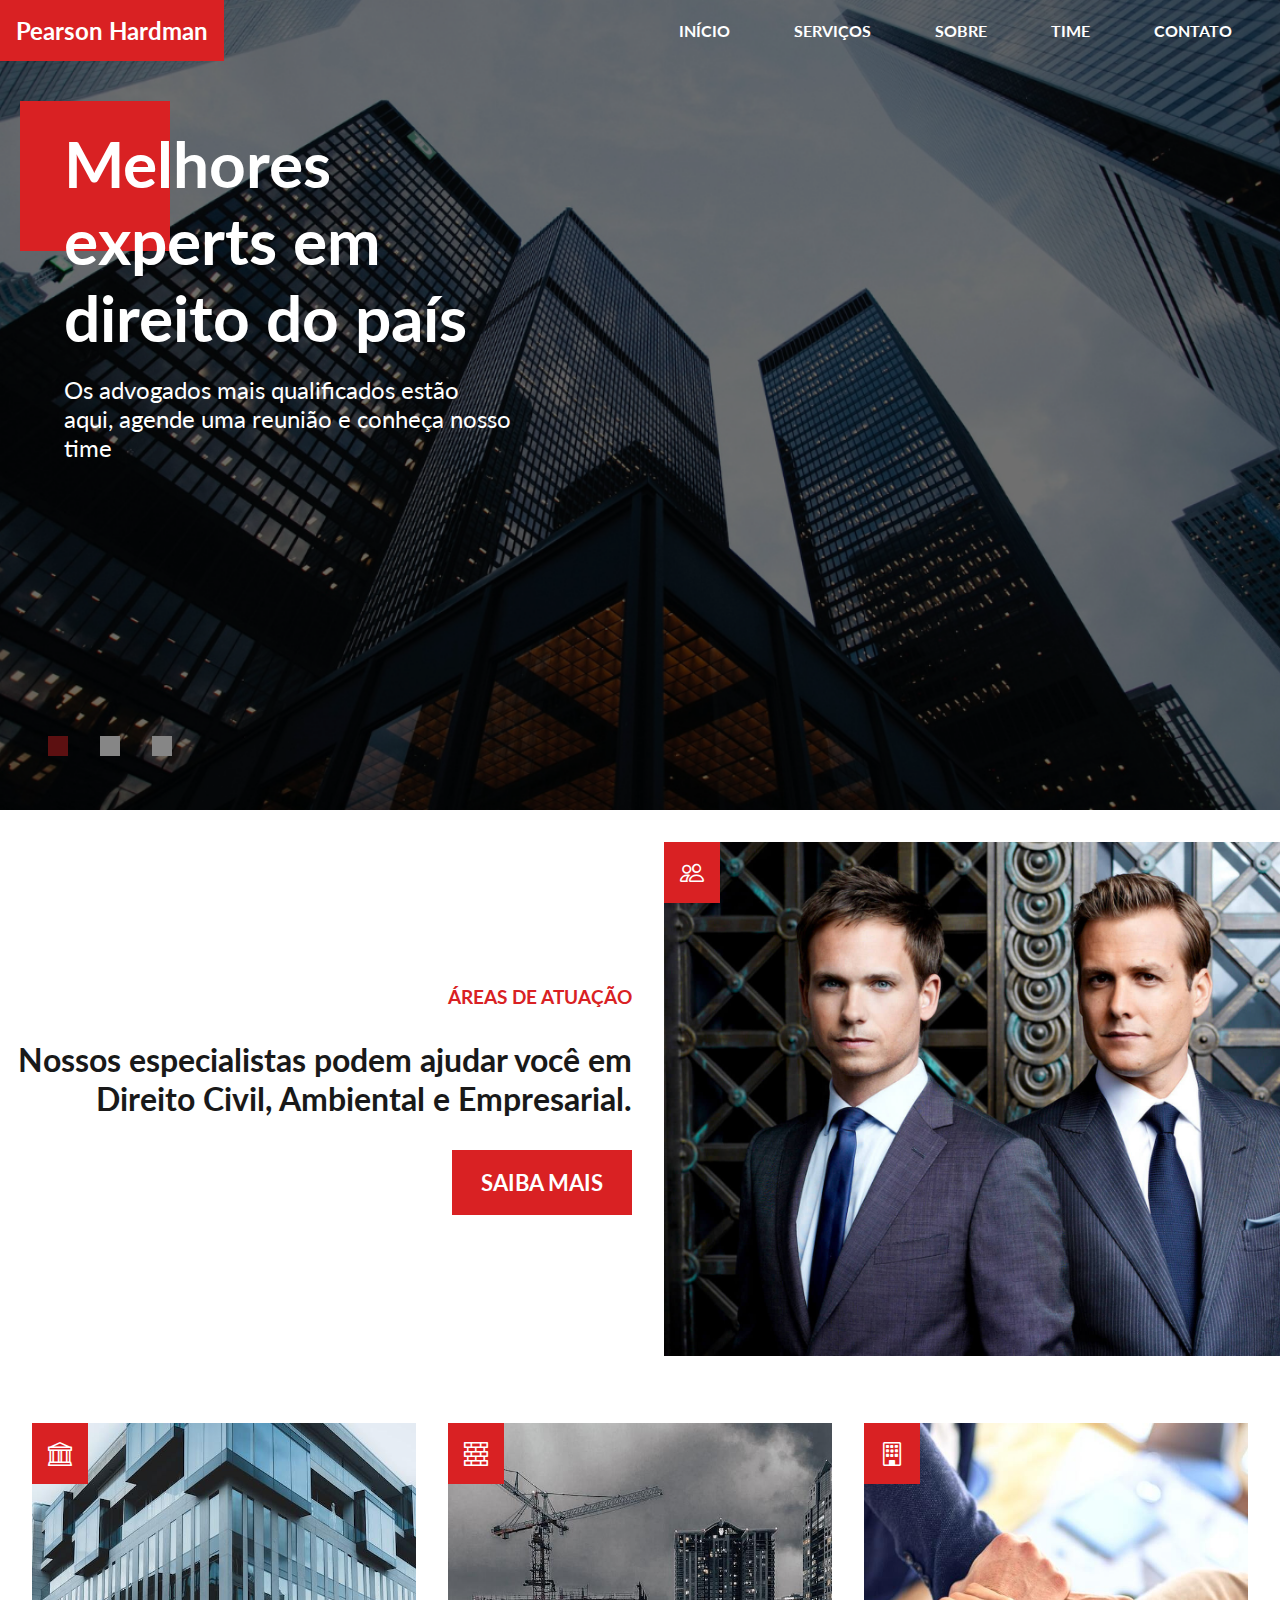
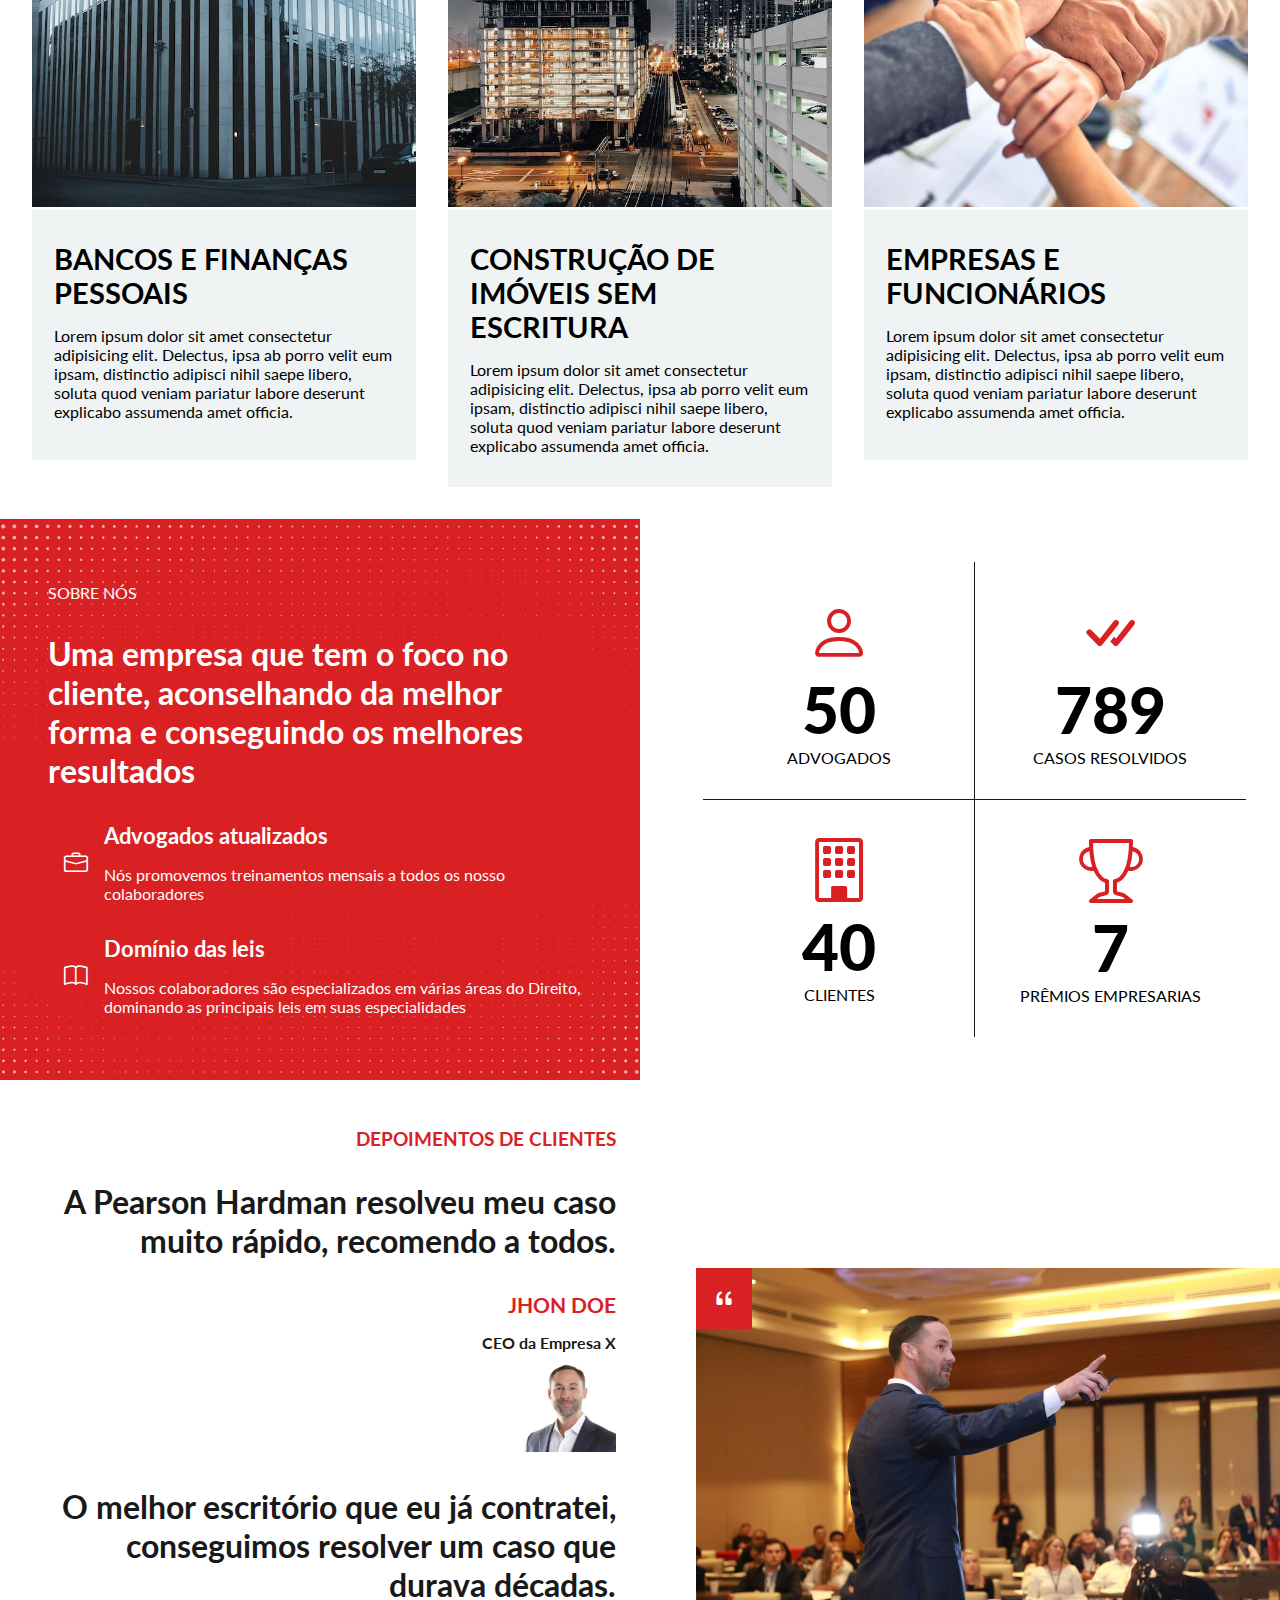
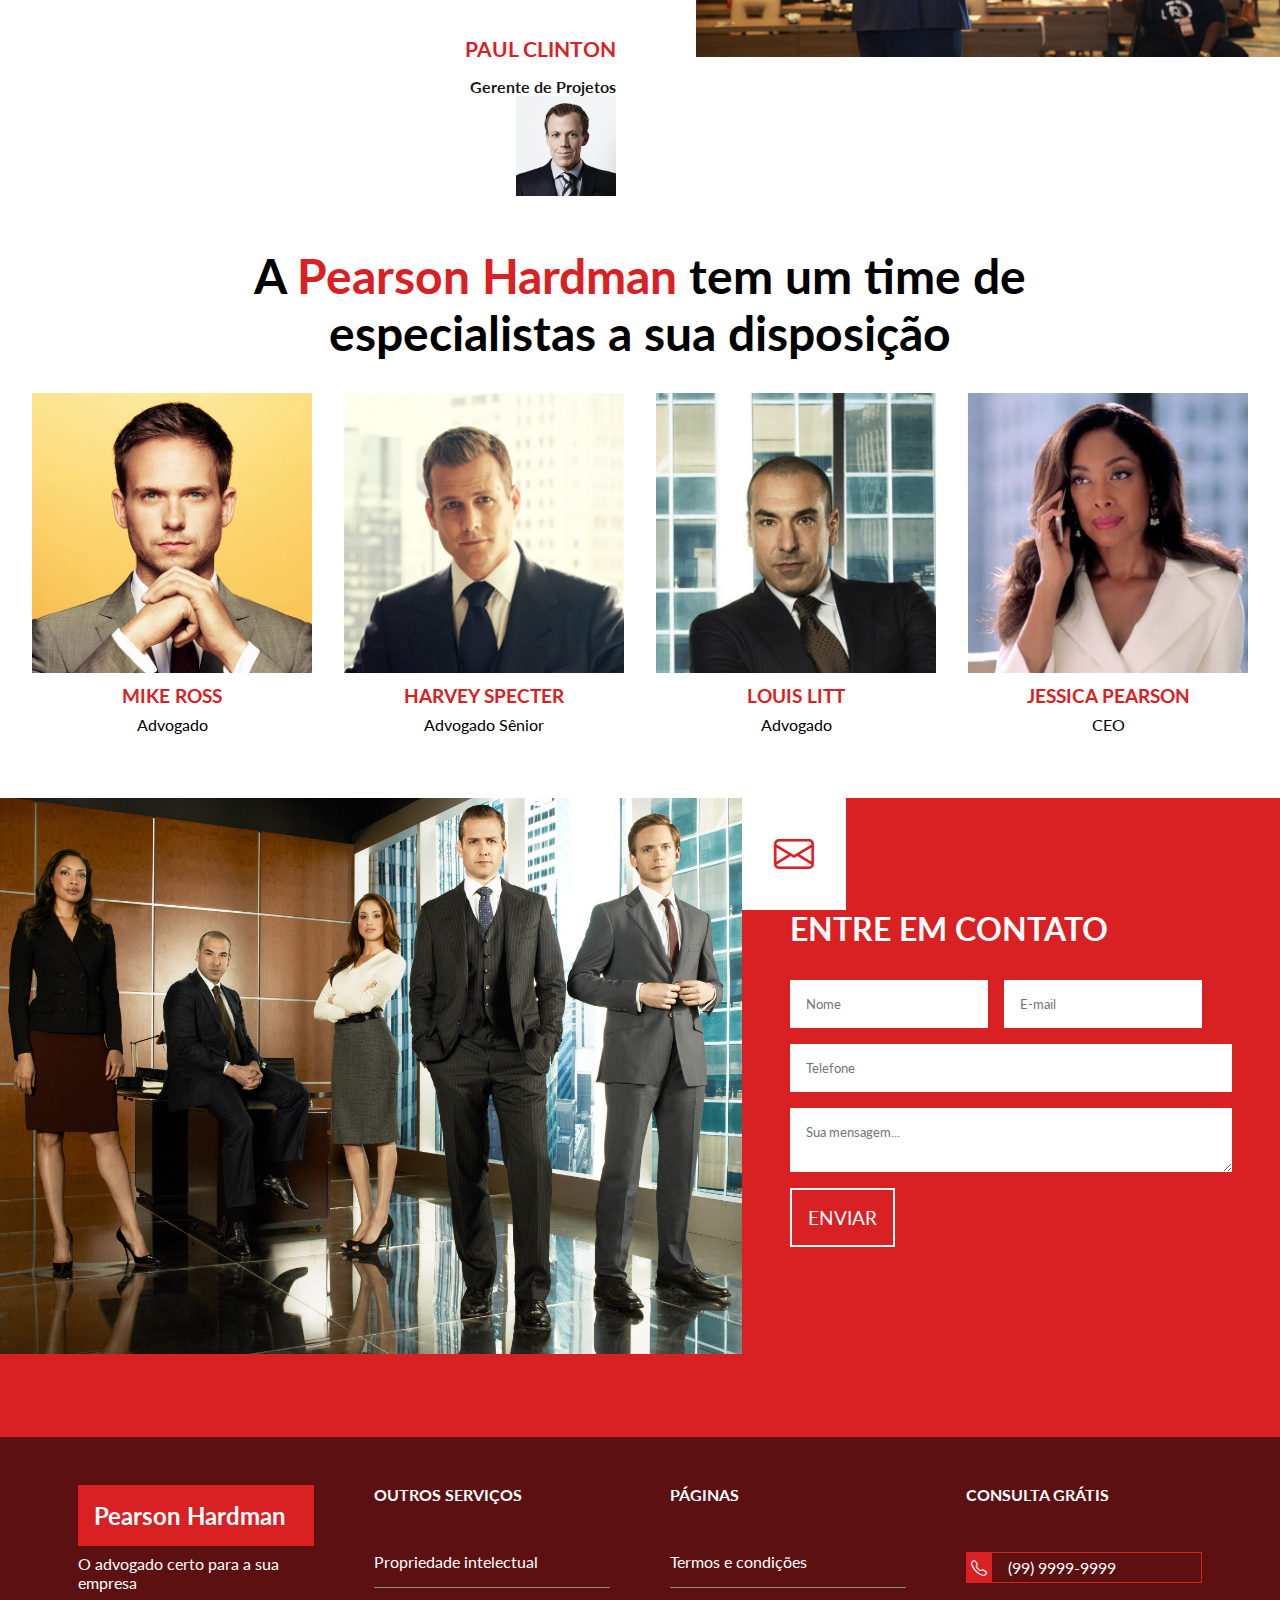
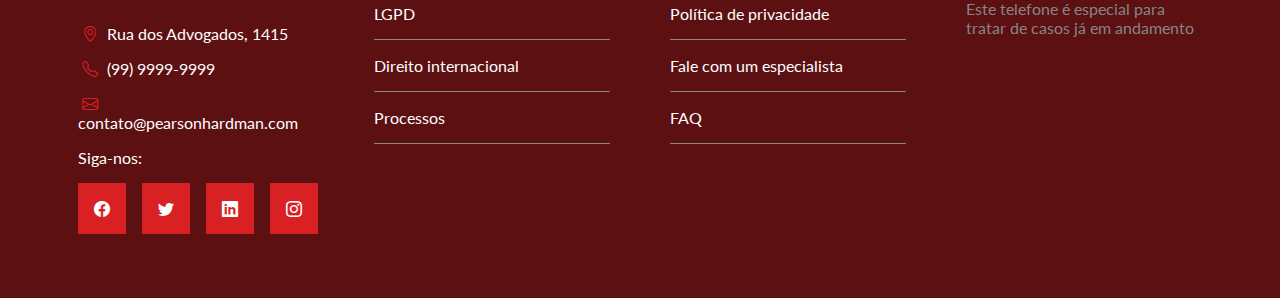
<file: index.html>
<!DOCTYPE html>
<html lang="en">
  <head>
    <meta charset="UTF-8" />
    <meta name="viewport" content="width=device-width, initial-scale=1.0" />
    <title>Pearson Hardman</title>
    <link rel="stylesheet" href="./css/styles.css" />
    <!--  Google Fonts -->
    <link rel="preconnect" href="https://fonts.googleapis.com" />
    <link rel="preconnect" href="https://fonts.gstatic.com" crossorigin />
    <link
      href="https://fonts.googleapis.com/css2?family=Lato:ital,wght@0,100;0,300;0,400;0,700;0,900;1,100;1,300;1,400;1,700;1,900&display=swap"
      rel="stylesheet"
    />
    <!-- Bootstrap Icons  -->
    <link
      rel="stylesheet"
      href="https://cdn.jsdelivr.net/npm/bootstrap-icons@1.11.3/font/bootstrap-icons.min.css"
    />
    <script src="js/scripts.js" defer></script>
  </head>
  <body>
    <!-- Cabeçalho e Banner -->
    <header id="header">
      <div id="inner-header">
        <h2 id="brand">Pearson Hardman</h2>
        <nav id="navbar">
          <a href="index.html">Início</a>
          <a href="servicos.html">Serviços</a>
          <a href="sobre.html">Sobre</a>
          <a href="time.html">Time</a>
          <a href="contato.html">Contato</a>
        </nav>

        <!-- Menu Mobile -->
        <i class="bi bi-list" id="menu"></i>
        <nav id="mobile-navbar">
          <!-- <nav id="mobile-navbar" class="menu-active"> -->
          <i class="bi bi-x-lg" id="close-menu"></i>
          <a href="index.html">Início</a>
          <a href="servicos.html">Serviços</a>
          <a href="sobre.html">Sobre</a>
          <a href="time.html">Time</a>
          <a href="contato.html">Contato</a>
        </nav>
      </div>
      <div class="banner active">
        <span class="square"></span>
        <h2>Melhores experts em direito do país</h2>
        <p>
          Os advogados mais qualificados estão aqui, agende uma reunião e
          conheça nosso time
        </p>
      </div>

      <div class="banner">
        <span class="square"></span>
        <h2>Conheça o nosso time</h2>
        <p>
          Veja as especialidades dos nossos advogados, e entenda como eles podem
          lhe ajudar
        </p>
      </div>
      <div class="banner">
        <span class="square"></span>
        <h2>Os nossos resultados</h2>
        <p>
          Confira as nossas métricas e conheça os resultados que já obtivemos
        </p>
      </div>
      <div class="dots">
        <div class="dot active"></div>
        <div class="dot"></div>
        <div class="dot"></div>
      </div>
    </header>
     <!-- Áreas de atuação -->
     <main id="expertise-areas" class="text-image-section">
      <div id="expertise-information" class="text-container">
          <h3 class="section-title">Áreas de atuação</h3>
          <p class="section-subtitle">Nossos especialistas podem ajudar você em Direito Civil, Ambiental e Empresarial.</p>
          <a href="#" class="btn">Saiba Mais</a>
      </div>
      <div id="expertise-image-container" class="image-container">
          <i class="bi bi-people"></i>
          <img src="images/employees_banner.jpg" 
          alt="Advogados da Pearson Hardman">
      </div>
      <div id="other-services">
          <div class="service">
              <img src="images/bank.jpg" alt="Banco">
              <i class="bi bi-bank"></i>
              <div class="service-info">
                  <h4>Bancos e finanças pessoais</h4>
                  <p>Lorem ipsum dolor sit amet consectetur adipisicing elit. Delectus, ipsa ab porro velit eum ipsam, distinctio adipisci nihil saepe libero, soluta quod veniam pariatur labore deserunt explicabo assumenda amet officia.</p>
              </div>
          </div>
          <div class="service">
              <img src="images/construction.jpg" alt="Construção">
              <i class="bi bi-bricks"></i>
              <div class="service-info">
                  <h4>Construção de imóveis sem escritura</h4>
                  <p>Lorem ipsum dolor sit amet consectetur adipisicing elit. Delectus, ipsa ab porro velit eum ipsam, distinctio adipisci nihil saepe libero, soluta quod veniam pariatur labore deserunt explicabo assumenda amet officia.</p>
              </div>

          </div>            
          <div class="service">
              <img src="images/company.jpg" alt="Empresa">
              <i class="bi bi-building"></i>
              <div class="service-info">
                  <h4>Empresas e funcionários</h4>
                  <p>Lorem ipsum dolor sit amet consectetur adipisicing elit. Delectus, ipsa ab porro velit eum ipsam, distinctio adipisci nihil saepe libero, soluta quod veniam pariatur labore deserunt explicabo assumenda amet officia.</p>
              </div>

          </div>
         
      </div>

  </main>
  <!-- Seção Sobre nós -->
  <section id="about">
      <div id="about-text">
          <p class="section-title">Sobre nós</p>
          <h3 class="section-subtitle">
              Uma empresa que tem o foco no cliente, aconselhando da melhor forma e conseguindo os melhores resultados
          </h3>
          <div class="about-description">
              <i class="bi bi-briefcase"></i>
              <div>
                  <h4>Advogados atualizados</h4>
                  <p>Nós promovemos treinamentos mensais a todos os nosso colaboradores</p>
              </div>
          </div>
          <div class="about-description">
              <i class="bi bi-book"></i>
              <div>
                  <h4>Domínio das leis</h4>
                  <p>Nossos colaboradores são especializados em várias áreas do Direito, dominando as principais leis em suas especialidades</p>
              </div>
          </div>
      </div>
      <div id="about-data">
          <div class="data">
              <i class="bi bi-person"></i>
              <p class="number">50</p>
              <p class="text">Advogados</p>
          </div>
          <div class="data">
              <i class="bi bi-check-all"></i>
              <p class="number">789</p>
              <p class="text">Casos resolvidos</p>
          </div>
          <div class="data">
              <i class="bi bi-building"></i>
              <p class="number">40</p>
              <p class="text">Clientes</p>
          </div>
          <div class="data">
              <i class="bi bi-trophy"></i>
              <p class="number">7</p>
              <p class="text">Prêmios empresarias</p>
          </div>
      </div>
  </section>
  <!-- Depoimentos -->
   <section id="testimonial" class="text-image-section">
      <!-- 1ª esquerda -->
      <div id="testimonial-information" class="text-container">
          <h3 class="section-title">Depoimentos de clientes</h3>
          <p class="section-subtitle">
            A Pearson Hardman resolveu meu caso muito rápido, recomendo a todos.
          </p>
          <div class="author">
            <div class="author-info">
              <p class="author-name">Jhon Doe</p>
              <p class="author-job">CEO da Empresa X</p>
            </div>
            <img src="images/author_1.jpg" alt="Jhon Doe" />
          </div>
          <p class="section-subtitle">
            O melhor escritório que eu já contratei, conseguimos resolver um caso
            que durava décadas.
          </p>
          <div class="author">
            <div class="author-info">
              <p class="author-name">Paul Clinton</p>
              <p class="author-job">Gerente de Projetos</p>
            </div>
            <img src="images/author_2.jpg" alt="Paul Clinton" />
          </div>
      </div>
      <!-- 2ª direita -->
      <div id="testimonial-image-container" class="image-container">
          <i class="bi bi-quote"></i>
          <img src="images/court.jpg" alt="Advogado em um tribunal">
      </div>
   </section>
  <!-- Colaboradores -->
  <section id="team">
      <!-- <span class="square"></span> -->
      <h2>
        A <span>Pearson Hardman</span> tem um time de especialistas a sua
        disposição
      </h2>
      <div class="employees">
        <div class="employee">
          <img src="images/mike.jpg" alt="Mike Ross" />
          <p class="employee-name">Mike Ross</p>
          <p class="employee-role">Advogado</p>
        </div>
        <div class="employee">
          <img src="images/harvey.png" alt="Harvey Specter" />
          <p class="employee-name">Harvey Specter</p>
          <p class="employee-role">Advogado Sênior</p>
        </div>
        <div class="employee">
          <img src="images/louis.jpg" alt="Louis Litt" />
          <p class="employee-name">Louis Litt</p>
          <p class="employee-role">Advogado</p>
        </div>
        <div class="employee">
          <img src="images/jessica.jpg" alt="Jessica Pearson" />
          <p class="employee-name">Jessica Pearson</p>
          <p class="employee-role">CEO</p>
        </div>
      </div>
    </section>
  <!-- Contato -->
  <section id="contact" class="text-image-section">
      <div id="contact-image-container" class="image-container">
        <img src="images/office.jpg" alt="Advogados no escritório" />
      </div>
      <div id="contact-information" class="text-container">
        <i class="bi bi-envelope"></i>
        <p class="section-subtitle">Entre em contato</p>
        <form>
          <div class="form-control">
            <input type="text" name="name" id="name" placeholder="Nome" />
            <input type="email" name="email" id="email" placeholder="E-mail" />
          </div>
          <input type="text" name="phone" id="phone" placeholder="Telefone" />
          <textarea
            name="message"
            id="message"
            placeholder="Sua mensagem..."
          ></textarea>
          <input type="submit" value="Enviar" class="btn" />
        </form>
      </div>
    </section>
    <!-- Rodapé -->
    <footer id="footer">
      <div class="contact-info">
        <div class="footer-brand">
          <h2>Pearson Hardman</h2>
          <p>O advogado certo para a sua empresa</p>
        </div>
        <p><i class="bi bi-geo-alt"></i> Rua dos Advogados, 1415</p>
        <p><i class="bi bi-telephone"></i> (99) 9999-9999</p>
        <p><i class="bi bi-envelope"></i> contato@pearsonhardman.com</p>
        <div class="social-networks">
          <p>Siga-nos:</p>
          <div class="networks">
            <a href="#"><i class="bi bi-facebook"></i></a>
            <a href="#"><i class="bi bi-twitter"></i></a>
            <a href="#"><i class="bi bi-linkedin"></i></a>
            <a href="#"><i class="bi bi-instagram"></i></a>
          </div>
        </div>
      </div>
      <div class="links-container">
        <h4>Outros serviços</h4>
        <nav>
          <a href="#">Propriedade intelectual</a>
          <a href="#">LGPD</a>
          <a href="#">Direito internacional</a>
          <a href="#">Processos</a>
        </nav>
      </div>
      <div class="links-container">
        <h4>Páginas</h4>
        <nav>
          <a href="#">Termos e condições</a>
          <a href="#">Política de privacidade</a>
          <a href="#">Fale com um especialista</a>
          <a href="#">FAQ</a>
        </nav>
      </div>
      <div class="links-container">
        <h4>Consulta grátis</h4>
        <div class="phone-number">
          <i class="bi bi-telephone"></i>
          <p>(99) 9999-9999</p>
        </div>
        <p class="phone-info">
          Este telefone é especial para tratar de casos já em andamento
        </p>
      </div>
    </footer>
  </body>
</html>
</file>
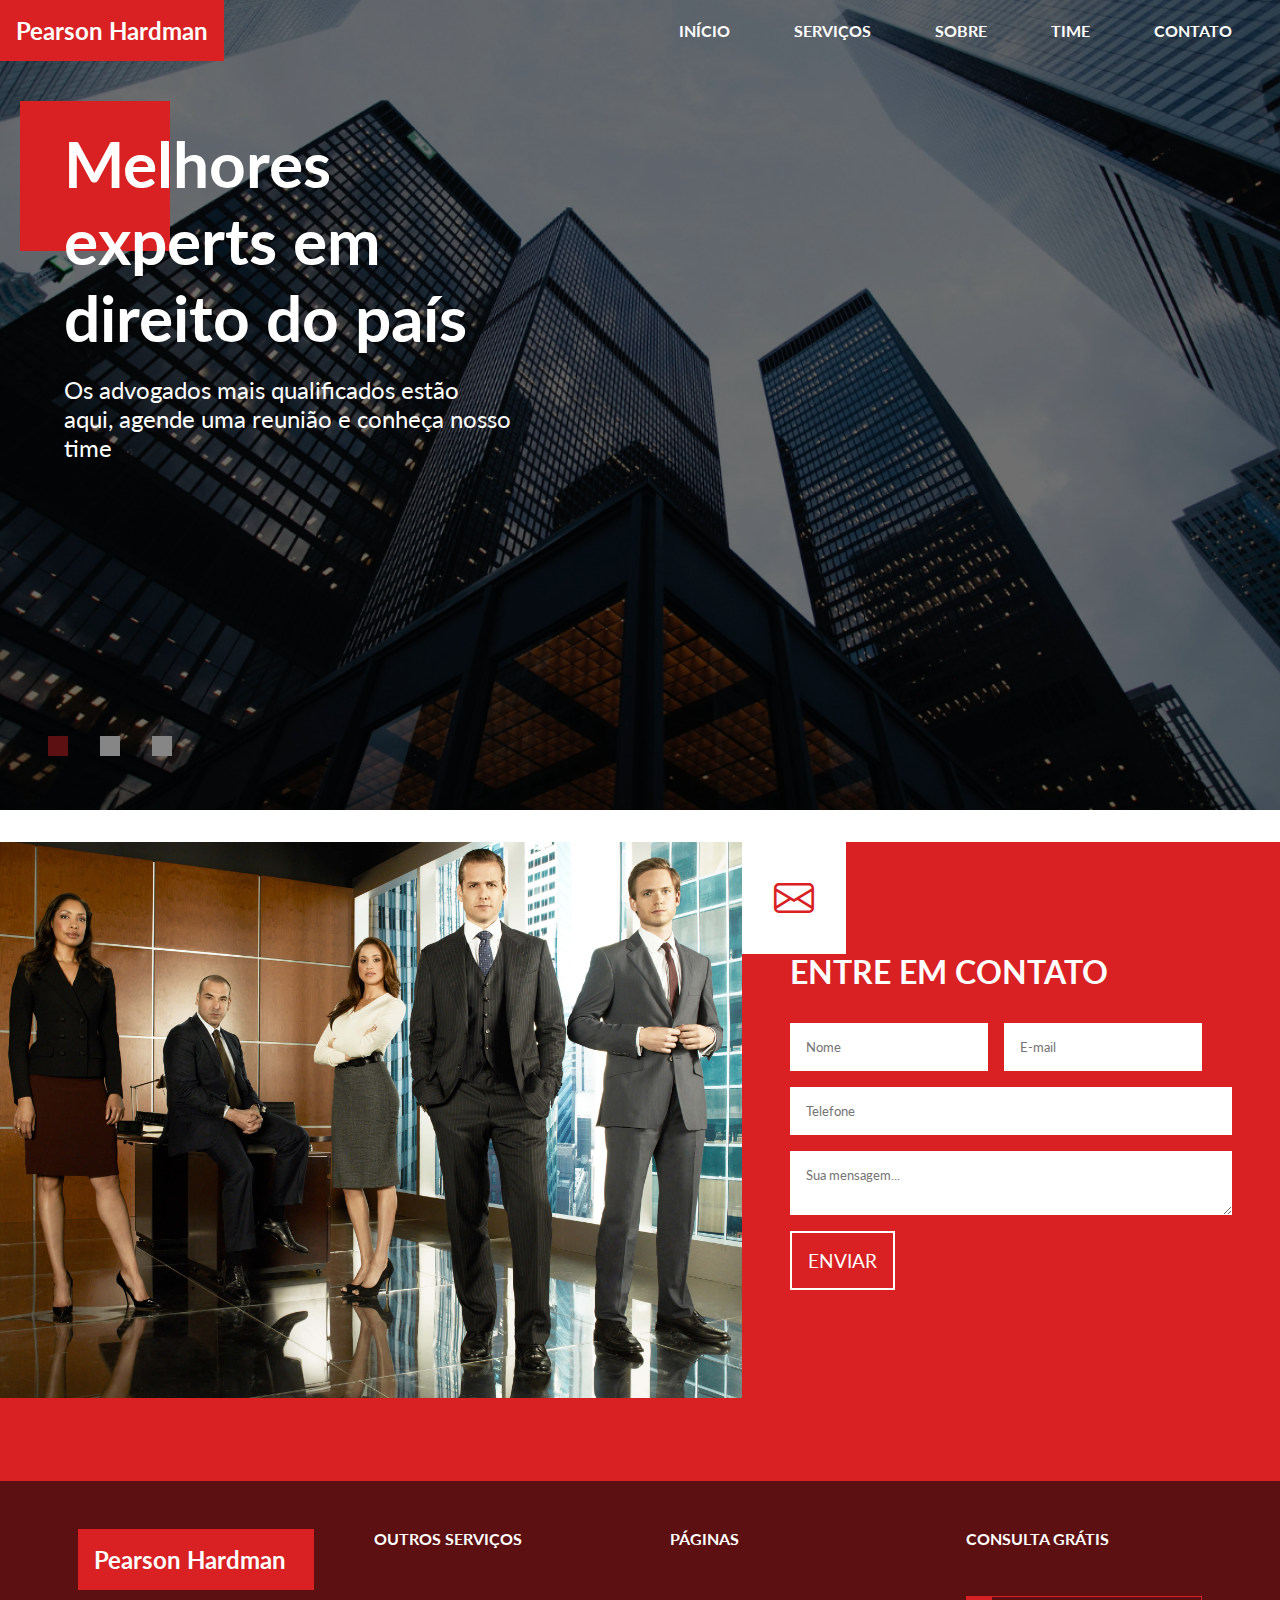
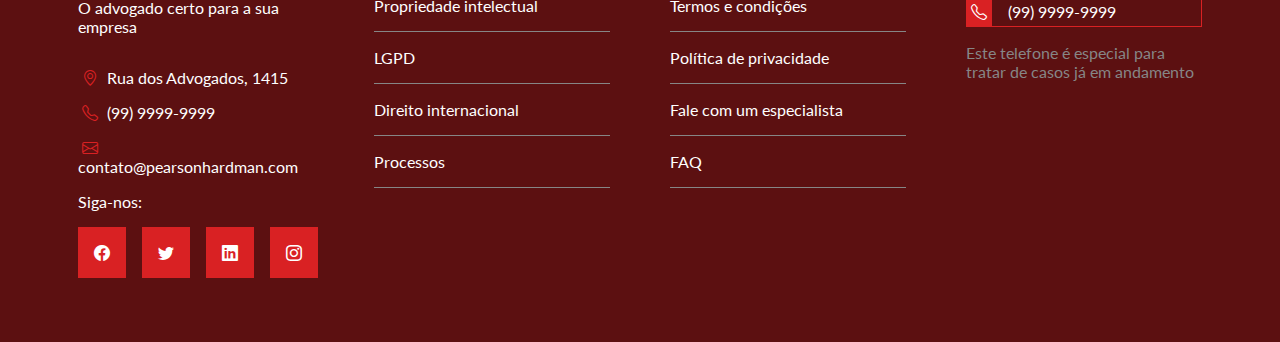
<file: contato.html>
<!DOCTYPE html>
<html lang="en">
  <head>
    <meta charset="UTF-8" />
    <meta name="viewport" content="width=device-width, initial-scale=1.0" />
    <title>Pearson Hardman</title>
    <link rel="stylesheet" href="./css/styles.css" />
    <!--  Google Fonts -->
    <link rel="preconnect" href="https://fonts.googleapis.com" />
    <link rel="preconnect" href="https://fonts.gstatic.com" crossorigin />
    <link
      href="https://fonts.googleapis.com/css2?family=Lato:ital,wght@0,100;0,300;0,400;0,700;0,900;1,100;1,300;1,400;1,700;1,900&display=swap"
      rel="stylesheet"
    />
    <!-- Bootstrap Icons  -->
    <link
      rel="stylesheet"
      href="https://cdn.jsdelivr.net/npm/bootstrap-icons@1.11.3/font/bootstrap-icons.min.css"
    />
    <script src="js/scripts.js" defer></script>
  </head>
  <body>
     <!-- Cabeçalho e Banner -->
     <header id="header">
      <div id="inner-header">
        <h2 id="brand">Pearson Hardman</h2>
        <nav id="navbar">
          <a href="index.html">Início</a>
          <a href="servicos.html">Serviços</a>
          <a href="sobre.html">Sobre</a>
          <a href="time.html">Time</a>
          <a href="contato.html">Contato</a>
        </nav>

        <!-- Menu Mobile -->
        <i class="bi bi-list" id="menu"></i>
        <nav id="mobile-navbar">
          <!-- <nav id="mobile-navbar" class="menu-active"> -->
          <i class="bi bi-x-lg" id="close-menu"></i>
          <a href="index.html">Início</a>
          <a href="servicos.html">Serviços</a>
          <a href="sobre.html">Sobre</a>
          <a href="time.html">Time</a>
          <a href="contato.html">Contato</a>
        </nav>
      </div>
      <div class="banner active">
        <span class="square"></span>
        <h2>Melhores experts em direito do país</h2>
        <p>
          Os advogados mais qualificados estão aqui, agende uma reunião e
          conheça nosso time
        </p>
      </div>

      <div class="banner">
        <span class="square"></span>
        <h2>Conheça o nosso time</h2>
        <p>
          Veja as especialidades dos nossos advogados, e entenda como eles podem
          lhe ajudar
        </p>
      </div>
      <div class="banner">
        <span class="square"></span>
        <h2>Os nossos resultados</h2>
        <p>
          Confira as nossas métricas e conheça os resultados que já obtivemos
        </p>
      </div>
      <div class="dots">
        <div class="dot active"></div>
        <div class="dot"></div>
        <div class="dot"></div>
      </div>
    </header>
    <!-- Contato -->
    <section id="contact" class="text-image-section">
      <div id="contact-image-container" class="image-container">
        <img src="images/office.jpg" alt="Advogados no escritório" />
      </div>
      <div id="contact-information" class="text-container">
        <i class="bi bi-envelope"></i>
        <p class="section-subtitle">Entre em contato</p>
        <form>
          <div class="form-control">
            <input type="text" name="name" id="name" placeholder="Nome" />
            <input type="email" name="email" id="email" placeholder="E-mail" />
          </div>
          <input type="text" name="phone" id="phone" placeholder="Telefone" />
          <textarea
            name="message"
            id="message"
            placeholder="Sua mensagem..."
          ></textarea>
          <input type="submit" value="Enviar" class="btn" />
        </form>
      </div>
    </section>
    <!-- Rodapé -->
    <footer id="footer">
      <div class="contact-info">
        <div class="footer-brand">
          <h2>Pearson Hardman</h2>
          <p>O advogado certo para a sua empresa</p>
        </div>
        <p><i class="bi bi-geo-alt"></i> Rua dos Advogados, 1415</p>
        <p><i class="bi bi-telephone"></i> (99) 9999-9999</p>
        <p><i class="bi bi-envelope"></i> contato@pearsonhardman.com</p>
        <div class="social-networks">
          <p>Siga-nos:</p>
          <div class="networks">
            <a href="#"><i class="bi bi-facebook"></i></a>
            <a href="#"><i class="bi bi-twitter"></i></a>
            <a href="#"><i class="bi bi-linkedin"></i></a>
            <a href="#"><i class="bi bi-instagram"></i></a>
          </div>
        </div>
      </div>
      <div class="links-container">
        <h4>Outros serviços</h4>
        <nav>
          <a href="#">Propriedade intelectual</a>
          <a href="#">LGPD</a>
          <a href="#">Direito internacional</a>
          <a href="#">Processos</a>
        </nav>
      </div>
      <div class="links-container">
        <h4>Páginas</h4>
        <nav>
          <a href="#">Termos e condições</a>
          <a href="#">Política de privacidade</a>
          <a href="#">Fale com um especialista</a>
          <a href="#">FAQ</a>
        </nav>
      </div>
      <div class="links-container">
        <h4>Consulta grátis</h4>
        <div class="phone-number">
          <i class="bi bi-telephone"></i>
          <p>(99) 9999-9999</p>
        </div>
        <p class="phone-info">
          Este telefone é especial para tratar de casos já em andamento
        </p>
      </div>
    </footer>
  </body>
</html>
</file>
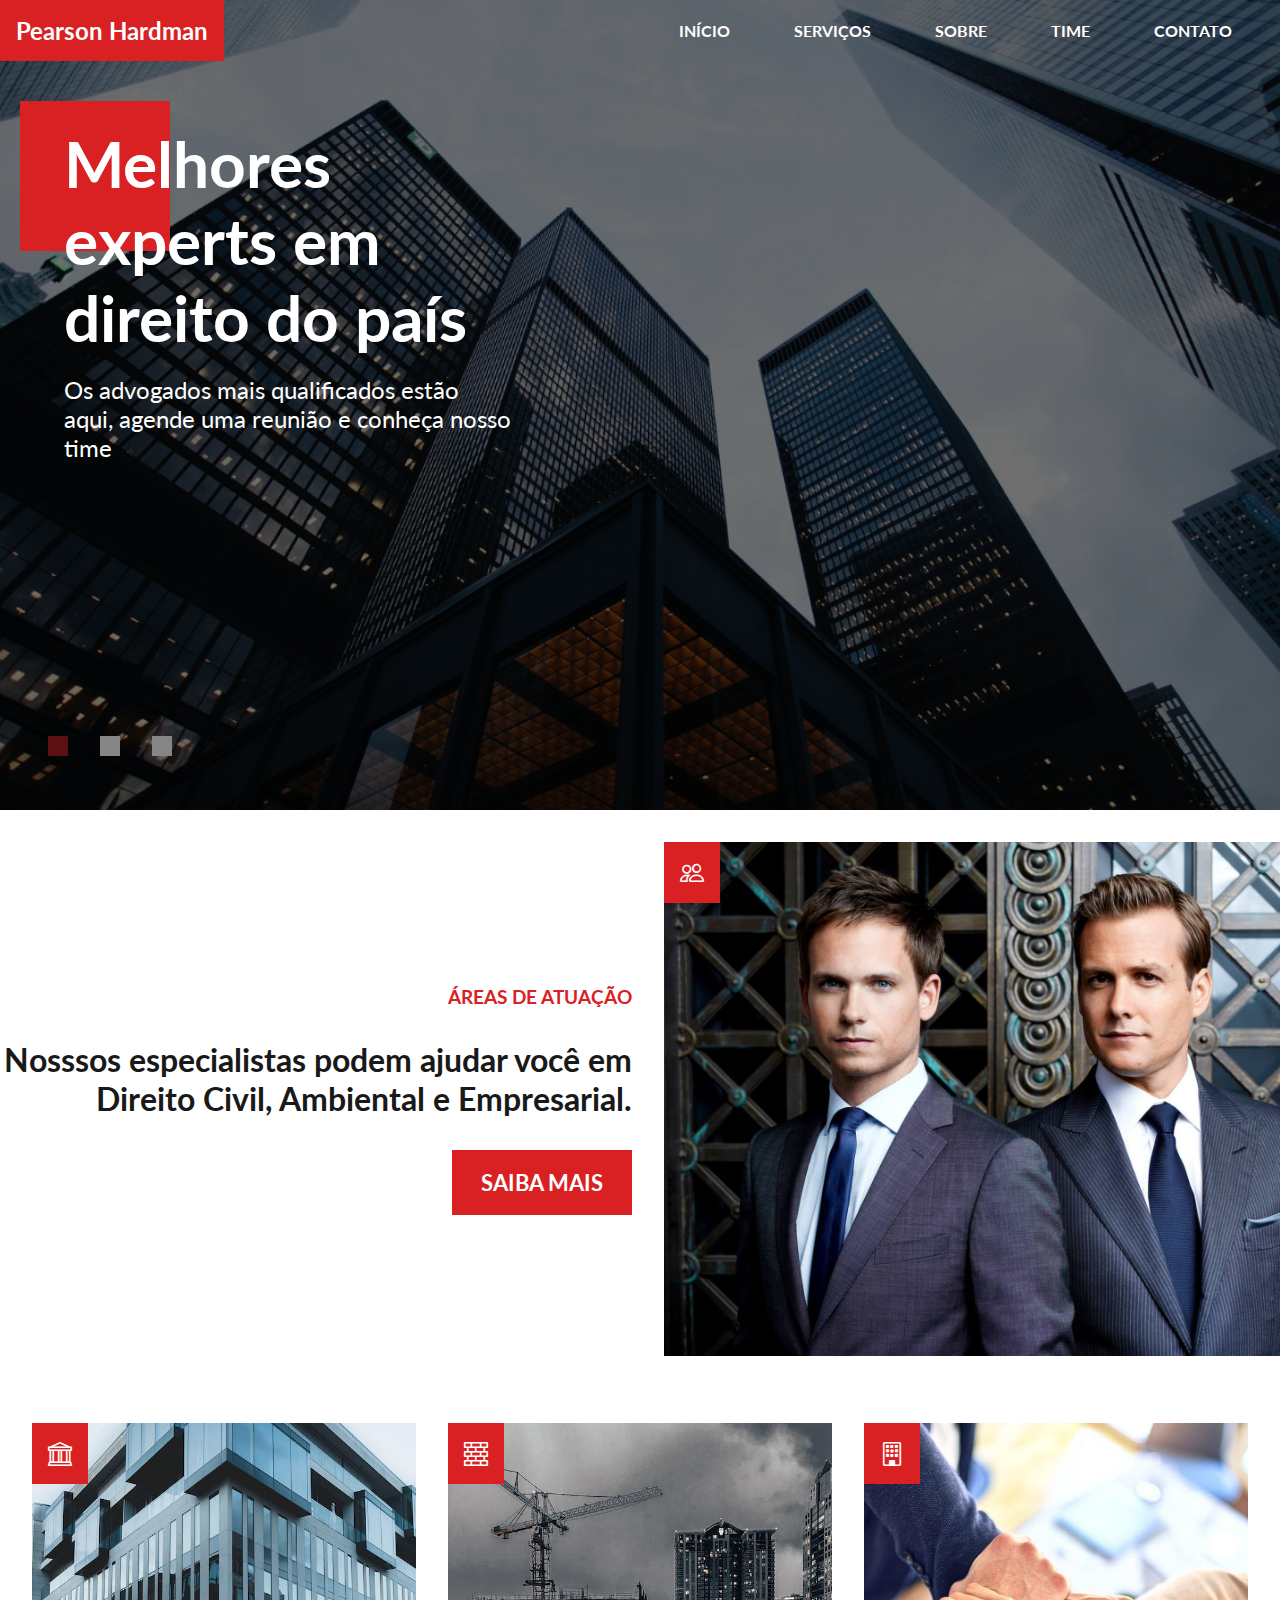
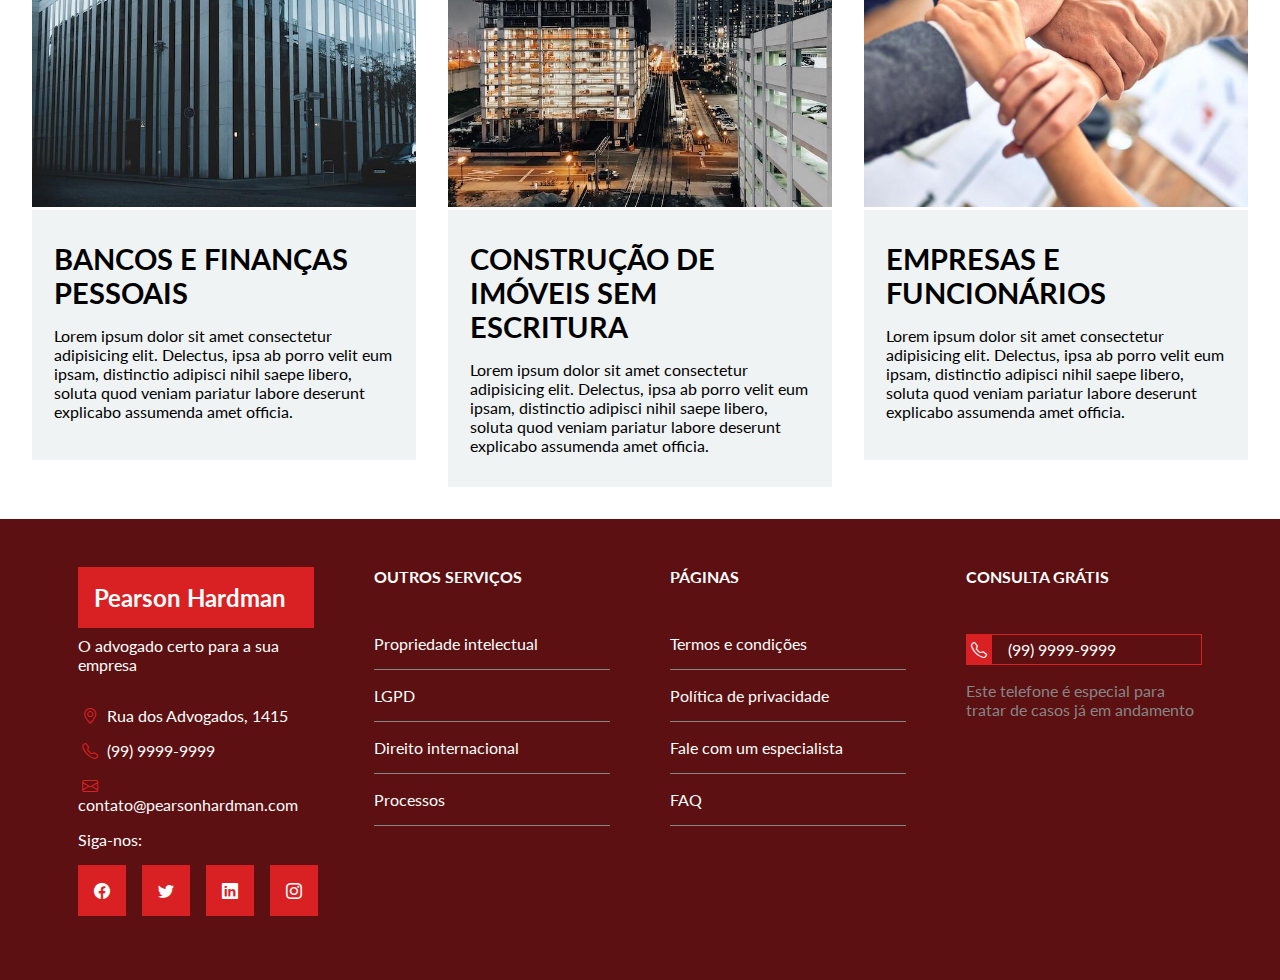
<file: servicos.html>
<!DOCTYPE html>
<html lang="en">
  <head>
    <meta charset="UTF-8" />
    <meta name="viewport" content="width=device-width, initial-scale=1.0" />
    <title>Pearson Hardman</title>
    <link rel="stylesheet" href="./css/styles.css" />
    <!--  Google Fonts -->
    <link rel="preconnect" href="https://fonts.googleapis.com" />
    <link rel="preconnect" href="https://fonts.gstatic.com" crossorigin />
    <link
      href="https://fonts.googleapis.com/css2?family=Lato:ital,wght@0,100;0,300;0,400;0,700;0,900;1,100;1,300;1,400;1,700;1,900&display=swap"
      rel="stylesheet"
    />
    <!-- Bootstrap Icons  -->
    <link
      rel="stylesheet"
      href="https://cdn.jsdelivr.net/npm/bootstrap-icons@1.11.3/font/bootstrap-icons.min.css"
    />
    <script src="js/scripts.js" defer></script>
  </head>
  <body>
     <!-- Cabeçalho e Banner -->
     <header id="header">
      <div id="inner-header">
        <h2 id="brand">Pearson Hardman</h2>
        <nav id="navbar">
          <a href="index.html">Início</a>
          <a href="servicos.html">Serviços</a>
          <a href="sobre.html">Sobre</a>
          <a href="time.html">Time</a>
          <a href="contato.html">Contato</a>
        </nav>

        <!-- Menu Mobile -->
        <i class="bi bi-list" id="menu"></i>
        <nav id="mobile-navbar">
          <!-- <nav id="mobile-navbar" class="menu-active"> -->
          <i class="bi bi-x-lg" id="close-menu"></i>
          <a href="index.html">Início</a>
          <a href="servicos.html">Serviços</a>
          <a href="sobre.html">Sobre</a>
          <a href="time.html">Time</a>
          <a href="contato.html">Contato</a>
        </nav>
      </div>
      <div class="banner active">
        <span class="square"></span>
        <h2>Melhores experts em direito do país</h2>
        <p>
          Os advogados mais qualificados estão aqui, agende uma reunião e
          conheça nosso time
        </p>
      </div>

      <div class="banner">
        <span class="square"></span>
        <h2>Conheça o nosso time</h2>
        <p>
          Veja as especialidades dos nossos advogados, e entenda como eles
          podem lhe ajudar
        </p>
      </div>
      <div class="banner">
        <span class="square"></span>
        <h2>Os nossos resultados</h2>
        <p>
          Confira as nossas métricas e conheça os resultados que já obtivemos
        </p>
      </div>
      <div class="dots">
        <div class="dot active"></div>
        <div class="dot"></div>
        <div class="dot"></div>
      </div>
    </header>

    <!-- Áreas de atuação -->
    <main id="expertise-areas" class="text-image-section">
      <div id="expertise-information" class="text-container">
        <h3 class="section-title">Áreas de atuação</h3>
        <p class="section-subtitle">
          Nosssos especialistas podem ajudar você em Direito Civil, Ambiental
          e Empresarial.
        </p>
        <a class="btn" href="">Saiba Mais</a>
      </div>
      <div id="expertise-image-container" class="image-container">
        <i class="bi bi-people"></i>
        <img
          src="images/employees_banner.jpg"
          alt="Advogados da Person Hardman"
        />
      </div>
      <div id="other-services">
        <div class="service">
          <img src="images/bank.jpg" alt="Banco" />
          <i class="bi bi-bank"></i>
          <div class="service-info">
            <h4>Bancos e finanças pessoais</h4>
            <p>
              Lorem ipsum dolor sit amet consectetur adipisicing elit.
              Delectus, ipsa ab porro velit eum ipsam, distinctio adipisci
              nihil saepe libero, soluta quod veniam pariatur labore deserunt
              explicabo assumenda amet officia.
            </p>
          </div>
        </div>
        <div class="service">
          <img src="images/construction.jpg" alt="Construção" />
          <i class="bi bi-bricks"></i>
          <div class="service-info">
            <h4>Construção de imóveis sem escritura</h4>
            <p>
              Lorem ipsum dolor sit amet consectetur adipisicing elit.
              Delectus, ipsa ab porro velit eum ipsam, distinctio adipisci
              nihil saepe libero, soluta quod veniam pariatur labore deserunt
              explicabo assumenda amet officia.
            </p>
          </div>
        </div>
        <div class="service">
          <img src="images/company.jpg" alt="Empresa" />
          <i class="bi bi-building"></i>
          <div class="service-info">
            <h4>Empresas e funcionários</h4>
            <p>
              Lorem ipsum dolor sit amet consectetur adipisicing elit.
              Delectus, ipsa ab porro velit eum ipsam, distinctio adipisci
              nihil saepe libero, soluta quod veniam pariatur labore deserunt
              explicabo assumenda amet officia.
            </p>
          </div>
        </div>
      </div>
    </main>
    <!-- Rodapé -->
    <footer id="footer">
      <div class="contact-info">
        <div class="footer-brand">
          <h2>Pearson Hardman</h2>
          <p>O advogado certo para a sua empresa</p>
        </div>
        <p><i class="bi bi-geo-alt"></i> Rua dos Advogados, 1415</p>
        <p><i class="bi bi-telephone"></i> (99) 9999-9999</p>
        <p><i class="bi bi-envelope"></i> contato@pearsonhardman.com</p>
        <div class="social-networks">
          <p>Siga-nos:</p>
          <div class="networks">
            <a href="#"><i class="bi bi-facebook"></i></a>
            <a href="#"><i class="bi bi-twitter"></i></a>
            <a href="#"><i class="bi bi-linkedin"></i></a>
            <a href="#"><i class="bi bi-instagram"></i></a>
          </div>
        </div>
      </div>
      <div class="links-container">
        <h4>Outros serviços</h4>
        <nav>
          <a href="#">Propriedade intelectual</a>
          <a href="#">LGPD</a>
          <a href="#">Direito internacional</a>
          <a href="#">Processos</a>
        </nav>
      </div>
      <div class="links-container">
        <h4>Páginas</h4>
        <nav>
          <a href="#">Termos e condições</a>
          <a href="#">Política de privacidade</a>
          <a href="#">Fale com um especialista</a>
          <a href="#">FAQ</a>
        </nav>
      </div>
      <div class="links-container">
        <h4>Consulta grátis</h4>
        <div class="phone-number">
          <i class="bi bi-telephone"></i>
          <p>(99) 9999-9999</p>
        </div>
        <p class="phone-info">
          Este telefone é especial para tratar de casos já em andamento
        </p>
      </div>
    </footer>
  </body>
</html>
</file>
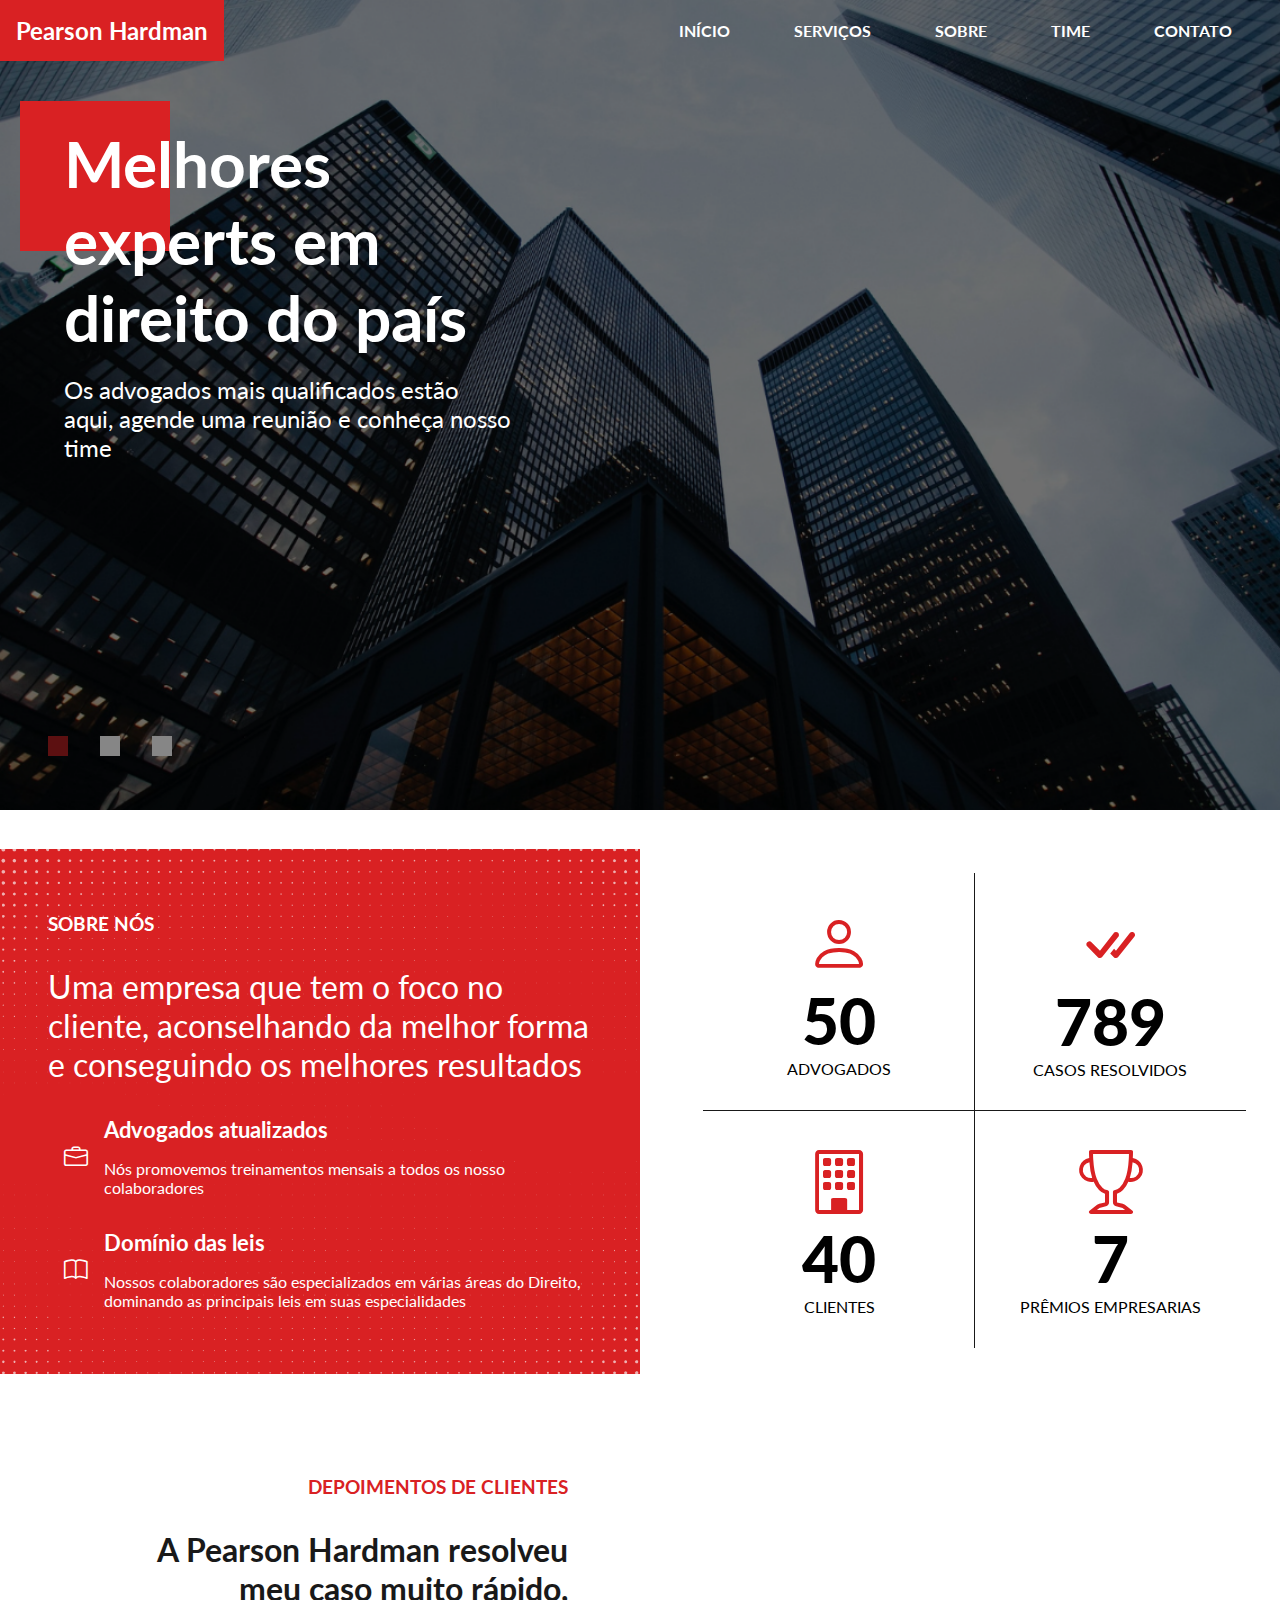
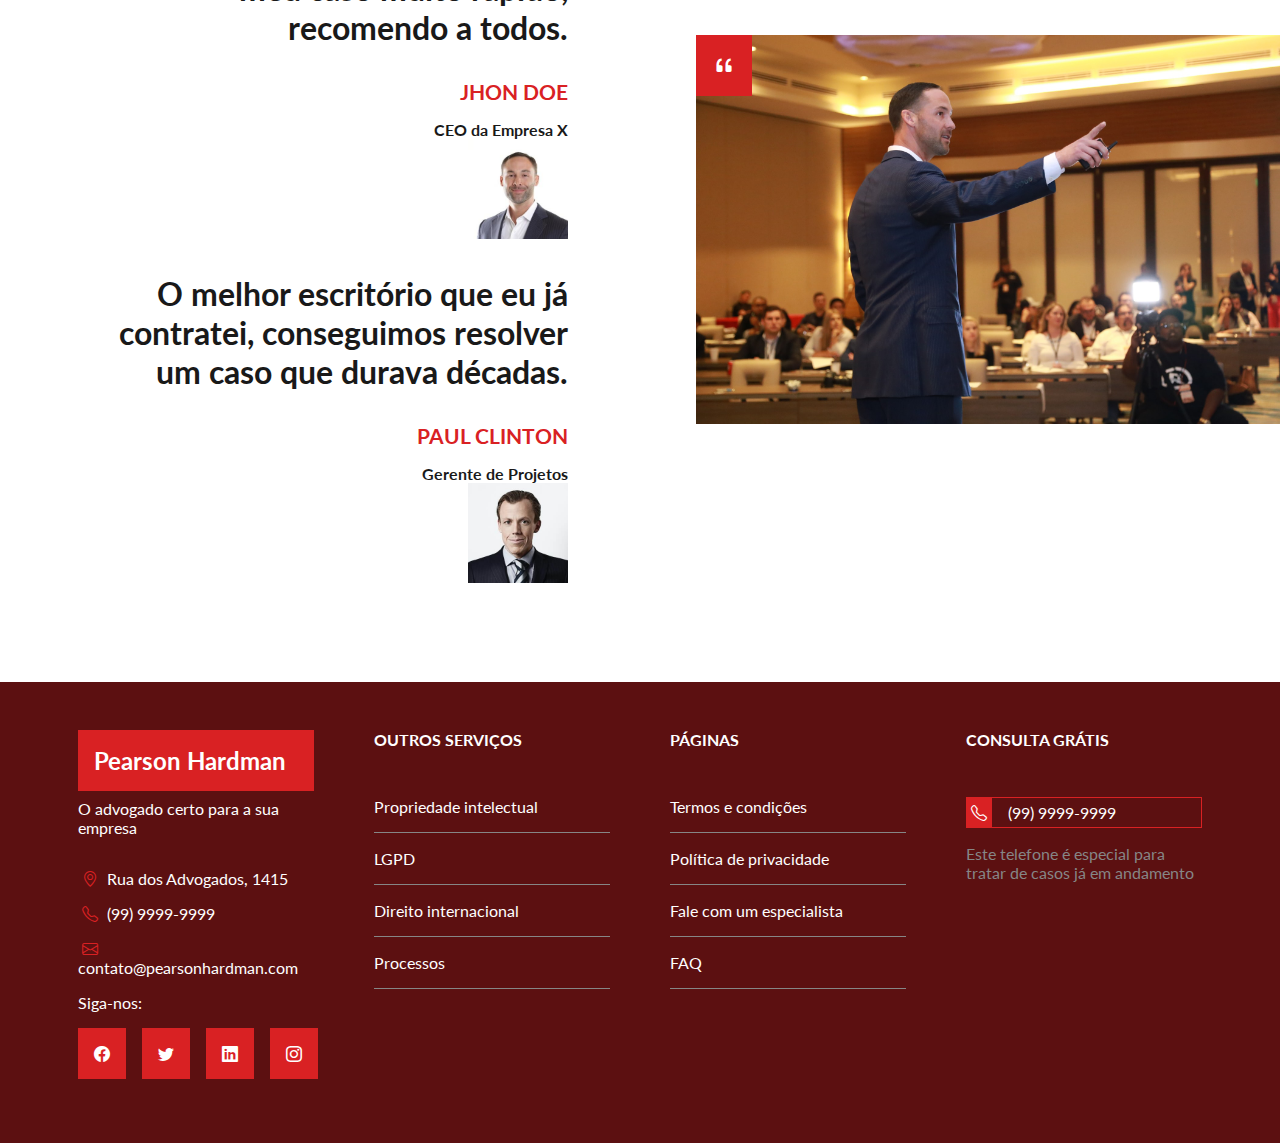
<file: sobre.html>
<!DOCTYPE html>
<html lang="en">
  <head>
    <meta charset="UTF-8" />
    <meta name="viewport" content="width=device-width, initial-scale=1.0" />
    <title>Pearson Hardman</title>
    <link rel="stylesheet" href="./css/styles.css" />
    <!--  Google Fonts -->
    <link rel="preconnect" href="https://fonts.googleapis.com" />
    <link rel="preconnect" href="https://fonts.gstatic.com" crossorigin />
    <link
      href="https://fonts.googleapis.com/css2?family=Lato:ital,wght@0,100;0,300;0,400;0,700;0,900;1,100;1,300;1,400;1,700;1,900&display=swap"
      rel="stylesheet"
    />
    <!-- Bootstrap Icons  -->
    <link
      rel="stylesheet"
      href="https://cdn.jsdelivr.net/npm/bootstrap-icons@1.11.3/font/bootstrap-icons.min.css"
    />
    <script src="js/scripts.js" defer></script>
  </head>
  <body>
     <!-- Cabeçalho e Banner -->
     <header id="header">
      <div id="inner-header">
        <h2 id="brand">Pearson Hardman</h2>
        <nav id="navbar">
          <a href="index.html">Início</a>
          <a href="servicos.html">Serviços</a>
          <a href="sobre.html">Sobre</a>
          <a href="time.html">Time</a>
          <a href="contato.html">Contato</a>
        </nav>

        <!-- Menu Mobile -->
        <i class="bi bi-list" id="menu"></i>
        <nav id="mobile-navbar">
          <!-- <nav id="mobile-navbar" class="menu-active"> -->
          <i class="bi bi-x-lg" id="close-menu"></i>
          <a href="index.html">Início</a>
          <a href="servicos.html">Serviços</a>
          <a href="sobre.html">Sobre</a>
          <a href="time.html">Time</a>
          <a href="contato.html">Contato</a>
        </nav>
      </div>
      <div class="banner active">
        <span class="square"></span>
        <h2>Melhores experts em direito do país</h2>
        <p>
          Os advogados mais qualificados estão aqui, agende uma reunião e
          conheça nosso time
        </p>
      </div>

      <div class="banner">
        <span class="square"></span>
        <h2>Conheça o nosso time</h2>
        <p>
          Veja as especialidades dos nossos advogados, e entenda como eles podem
          lhe ajudar
        </p>
      </div>
      <div class="banner">
        <span class="square"></span>
        <h2>Os nossos resultados</h2>
        <p>
          Confira as nossas métricas e conheça os resultados que já obtivemos
        </p>
      </div>
      <div class="dots">
        <div class="dot active"></div>
        <div class="dot"></div>
        <div class="dot"></div>
      </div>
    </header>

    <!-- Seção Sobre nós -->
    <section id="about">
      <div id="about-text">
        <h3 class="section-title">Sobre nós</h3>
        <p class="section-subtitle">
          Uma empresa que tem o foco no cliente, aconselhando da melhor forma e
          conseguindo os melhores resultados
        </p>
        <div class="about-description">
          <i class="bi bi-briefcase"></i>
          <div>
            <h4>Advogados atualizados</h4>
            <p>
              Nós promovemos treinamentos mensais a todos os nosso colaboradores
            </p>
          </div>
        </div>
        <div class="about-description">
          <i class="bi bi-book"></i>
          <div>
            <h4>Domínio das leis</h4>
            <p>
              Nossos colaboradores são especializados em várias áreas do
              Direito, dominando as principais leis em suas especialidades
            </p>
          </div>
        </div>
      </div>
      <div id="about-data">
        <div class="data">
          <i class="bi bi-person"></i>
          <p class="number">50</p>
          <p class="text">Advogados</p>
        </div>
        <div class="data">
          <i class="bi bi-check-all"></i>
          <p class="number">789</p>
          <p class="text">Casos resolvidos</p>
        </div>
        <div class="data">
          <i class="bi bi-building"></i>
          <p class="number">40</p>
          <p class="text">Clientes</p>
        </div>
        <div class="data">
          <i class="bi bi-trophy"></i>
          <p class="number">7</p>
          <p class="text">Prêmios empresarias</p>
        </div>
      </div>
    </section>
    <!-- Depoimentos -->

    <section id="testimonial" class="text-image-section">
      <div id="testimonial-information" class="text-container">
        <div id="testimonial-information" class="text-container">
          <h3 class="section-title">Depoimentos de clientes</h3>
          <p class="section-subtitle">
            A Pearson Hardman resolveu meu caso muito rápido, recomendo a todos.
          </p>
          <div class="author">
            <div class="author-info">
              <p class="author-name">Jhon Doe</p>
              <p class="author-job">CEO da Empresa X</p>
            </div>
            <img src="images/author_1.jpg" alt="Jhon Doe" />
          </div>
          <p class="section-subtitle">
            O melhor escritório que eu já contratei, conseguimos resolver um
            caso que durava décadas.
          </p>
          <div class="author">
            <div class="author-info">
              <p class="author-name">Paul Clinton</p>
              <p class="author-job">Gerente de Projetos</p>
            </div>
            <img src="images/author_2.jpg" alt="Paul Clinton" />
          </div>
        </div>
      </div>
      <div id="testimonial-image-container" class="image-container">
        <i class="bi bi-quote"></i>
        <img src="images/court.jpg" alt="Afvogado em tribunal" />
      </div>
    </section>
  <!-- Rodapé -->
  <footer id="footer">
    <div class="contact-info">
      <div class="footer-brand">
        <h2>Pearson Hardman</h2>
        <p>O advogado certo para a sua empresa</p>
      </div>
      <p><i class="bi bi-geo-alt"></i> Rua dos Advogados, 1415</p>
      <p><i class="bi bi-telephone"></i> (99) 9999-9999</p>
      <p><i class="bi bi-envelope"></i> contato@pearsonhardman.com</p>
      <div class="social-networks">
        <p>Siga-nos:</p>
        <div class="networks">
          <a href="#"><i class="bi bi-facebook"></i></a>
          <a href="#"><i class="bi bi-twitter"></i></a>
          <a href="#"><i class="bi bi-linkedin"></i></a>
          <a href="#"><i class="bi bi-instagram"></i></a>
        </div>
      </div>
    </div>
    <div class="links-container">
      <h4>Outros serviços</h4>
      <nav>
        <a href="#">Propriedade intelectual</a>
        <a href="#">LGPD</a>
        <a href="#">Direito internacional</a>
        <a href="#">Processos</a>
      </nav>
    </div>
    <div class="links-container">
      <h4>Páginas</h4>
      <nav>
        <a href="#">Termos e condições</a>
        <a href="#">Política de privacidade</a>
        <a href="#">Fale com um especialista</a>
        <a href="#">FAQ</a>
      </nav>
    </div>
    <div class="links-container">
      <h4>Consulta grátis</h4>
      <div class="phone-number">
        <i class="bi bi-telephone"></i>
        <p>(99) 9999-9999</p>
      </div>
      <p class="phone-info">
        Este telefone é especial para tratar de casos já em andamento
      </p>
    </div>
  </footer>
  </body>
</html>
</file>
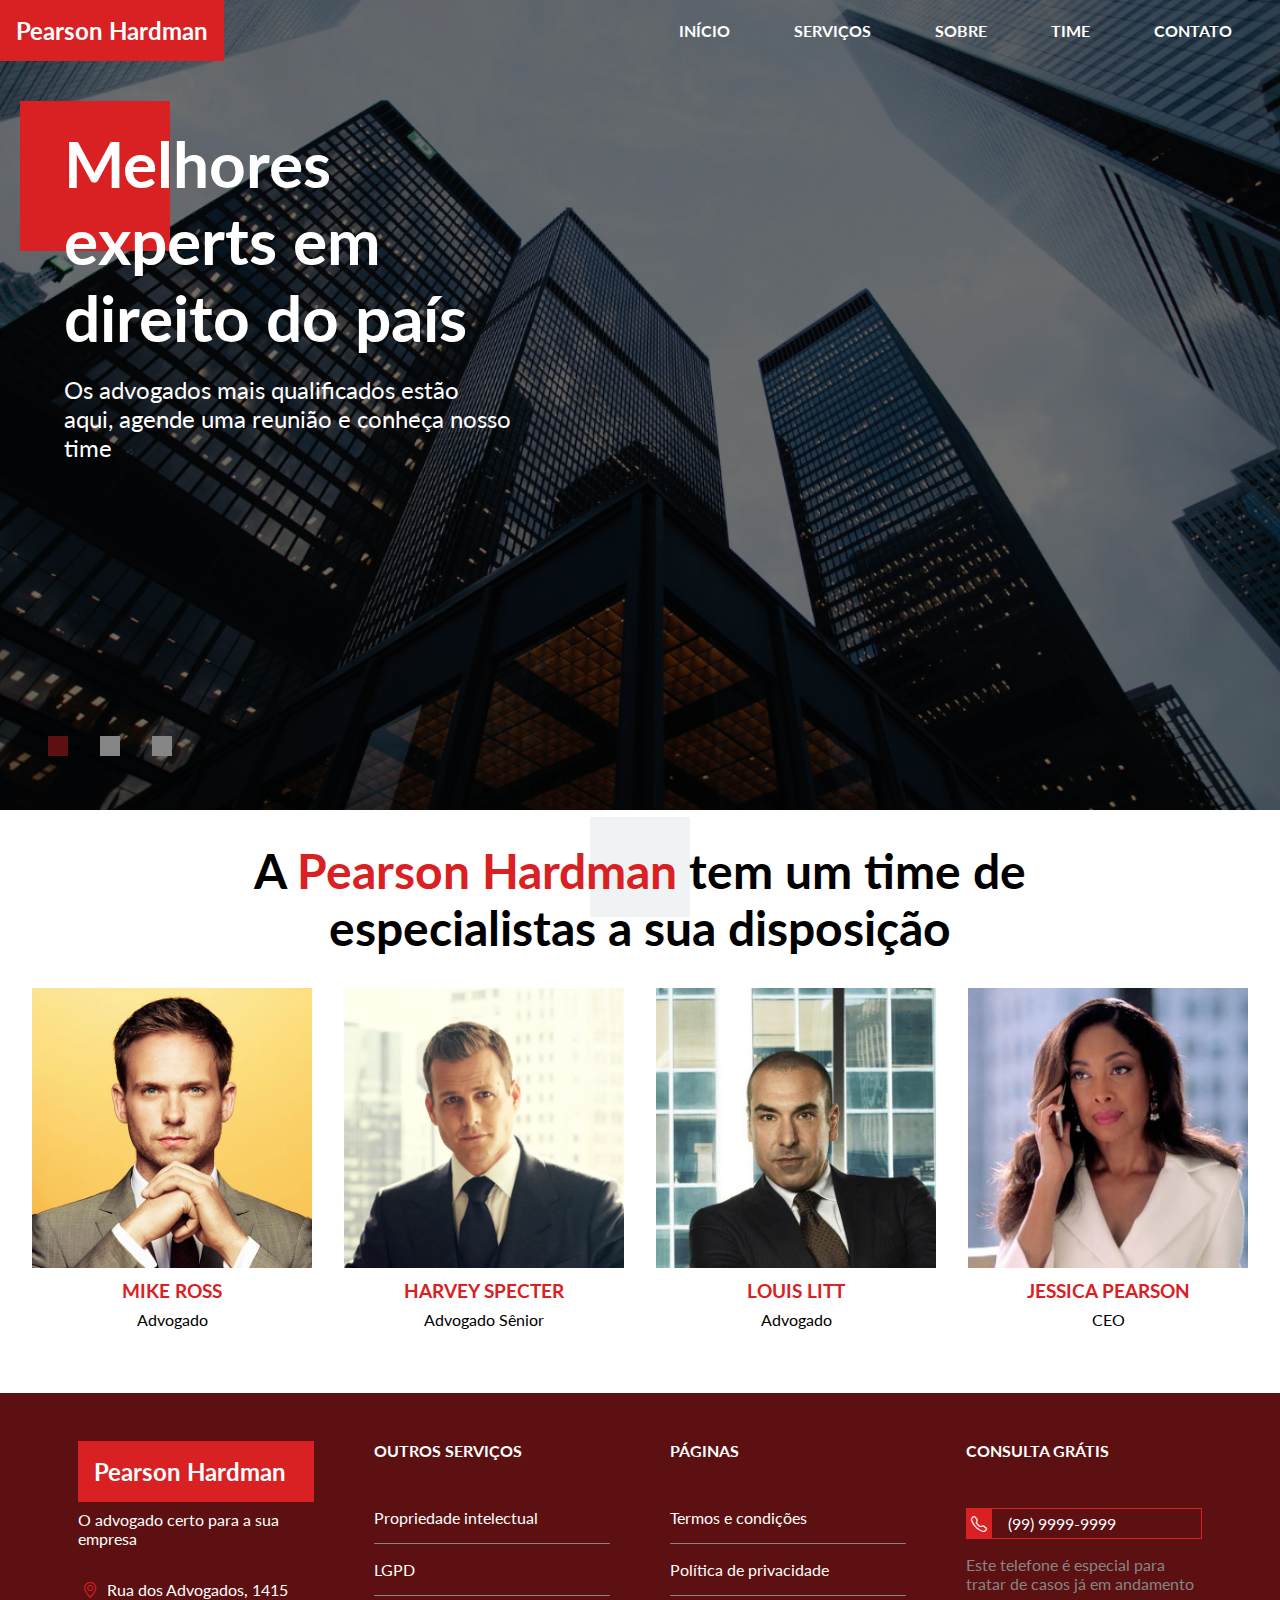
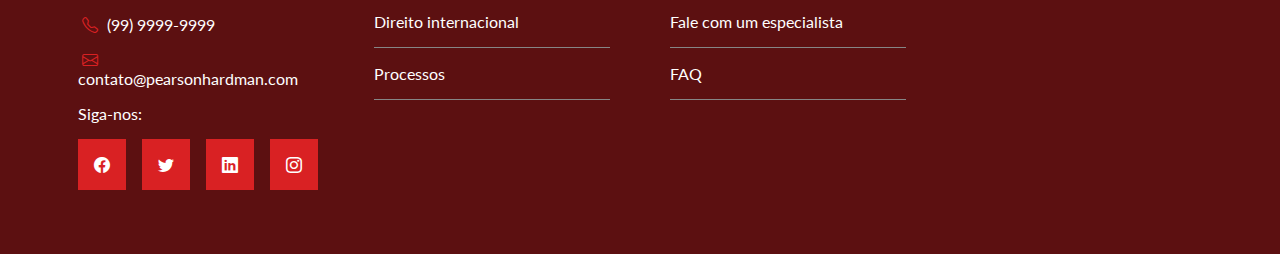
<file: time.html>
<!DOCTYPE html>
<html lang="en">
  <head>
    <meta charset="UTF-8" />
    <meta name="viewport" content="width=device-width, initial-scale=1.0" />
    <title>Pearson Hardman</title>
    <link rel="stylesheet" href="./css/styles.css" />
    <!--  Google Fonts -->
    <link rel="preconnect" href="https://fonts.googleapis.com" />
    <link rel="preconnect" href="https://fonts.gstatic.com" crossorigin />
    <link
      href="https://fonts.googleapis.com/css2?family=Lato:ital,wght@0,100;0,300;0,400;0,700;0,900;1,100;1,300;1,400;1,700;1,900&display=swap"
      rel="stylesheet"
    />
    <!-- Bootstrap Icons  -->
    <link
      rel="stylesheet"
      href="https://cdn.jsdelivr.net/npm/bootstrap-icons@1.11.3/font/bootstrap-icons.min.css"
    />
    <script src="js/scripts.js" defer></script>
  </head>
  <body>
     <!-- Cabeçalho e Banner -->
     <header id="header">
      <div id="inner-header">
        <h2 id="brand">Pearson Hardman</h2>
        <nav id="navbar">
          <a href="index.html">Início</a>
          <a href="servicos.html">Serviços</a>
          <a href="sobre.html">Sobre</a>
          <a href="time.html">Time</a>
          <a href="contato.html">Contato</a>
        </nav>

        <!-- Menu Mobile -->
        <i class="bi bi-list" id="menu"></i>
        <nav id="mobile-navbar">
          <!-- <nav id="mobile-navbar" class="menu-active"> -->
          <i class="bi bi-x-lg" id="close-menu"></i>
          <a href="index.html">Início</a>
          <a href="servicos.html">Serviços</a>
          <a href="sobre.html">Sobre</a>
          <a href="time.html">Time</a>
          <a href="contato.html">Contato</a>
        </nav>
      </div>
      <div class="banner active">
        <span class="square"></span>
        <h2>Melhores experts em direito do país</h2>
        <p>
          Os advogados mais qualificados estão aqui, agende uma reunião e
          conheça nosso time
        </p>
      </div>

      <div class="banner">
        <span class="square"></span>
        <h2>Conheça o nosso time</h2>
        <p>
          Veja as especialidades dos nossos advogados, e entenda como eles podem
          lhe ajudar
        </p>
      </div>
      <div class="banner">
        <span class="square"></span>
        <h2>Os nossos resultados</h2>
        <p>
          Confira as nossas métricas e conheça os resultados que já obtivemos
        </p>
      </div>
      <div class="dots">
        <div class="dot active"></div>
        <div class="dot"></div>
        <div class="dot"></div>
      </div>
    </header>

    <!-- Colaboradores -->
    <section id="team">
      <span class="square"></span>
      <h2>
        A <span>Pearson Hardman</span> tem um time de especialistas a sua
        disposição
      </h2>
      <div class="employees">
        <div class="employee">
          <img src="images/mike.jpg" alt="Mike Ross" />
          <p class="employee-name">Mike Ross</p>
          <p class="employee-role">Advogado</p>
        </div>
        <div class="employee">
          <img src="images/harvey.png" alt="Harvey Specter" />
          <p class="employee-name">Harvey Specter</p>
          <p class="employee-role">Advogado Sênior</p>
        </div>
        <div class="employee">
          <img src="images/louis.jpg" alt="Louis Litt" />
          <p class="employee-name">Louis Litt</p>
          <p class="employee-role">Advogado</p>
        </div>
        <div class="employee">
          <img src="images/jessica.jpg" alt="Jessica Pearson" />
          <p class="employee-name">Jessica Pearson</p>
          <p class="employee-role">CEO</p>
        </div>
      </div>
    </section>
    <!-- Rodapé -->
    <footer id="footer">
      <div class="contact-info">
        <div class="footer-brand">
          <h2>Pearson Hardman</h2>
          <p>O advogado certo para a sua empresa</p>
        </div>
        <p><i class="bi bi-geo-alt"></i> Rua dos Advogados, 1415</p>
        <p><i class="bi bi-telephone"></i> (99) 9999-9999</p>
        <p><i class="bi bi-envelope"></i> contato@pearsonhardman.com</p>
        <div class="social-networks">
          <p>Siga-nos:</p>
          <div class="networks">
            <a href="#"><i class="bi bi-facebook"></i></a>
            <a href="#"><i class="bi bi-twitter"></i></a>
            <a href="#"><i class="bi bi-linkedin"></i></a>
            <a href="#"><i class="bi bi-instagram"></i></a>
          </div>
        </div>
      </div>
      <div class="links-container">
        <h4>Outros serviços</h4>
        <nav>
          <a href="#">Propriedade intelectual</a>
          <a href="#">LGPD</a>
          <a href="#">Direito internacional</a>
          <a href="#">Processos</a>
        </nav>
      </div>
      <div class="links-container">
        <h4>Páginas</h4>
        <nav>
          <a href="#">Termos e condições</a>
          <a href="#">Política de privacidade</a>
          <a href="#">Fale com um especialista</a>
          <a href="#">FAQ</a>
        </nav>
      </div>
      <div class="links-container">
        <h4>Consulta grátis</h4>
        <div class="phone-number">
          <i class="bi bi-telephone"></i>
          <p>(99) 9999-9999</p>
        </div>
        <p class="phone-info">
          Este telefone é especial para tratar de casos já em andamento
        </p>
      </div>
    </footer>


  </body>
</html>
</file>
<file: css/styles.css>
:root {
    --main-color:#d92123;
    --primary-text-color:#fff;
    --secondary-text-color:#191919;
    --secondary-color:#868686;
    --tertiary-color:#eff3f4;
    --secondary-bg-color:#5c1011;
}

* {
    font-family: "Lato";
    padding: 0;
    margin: 0;
    box-sizing: border-box;
}

a {
    text-decoration: none;
}

img {
    width: 100%;
}

i {
    background-color: var(--main-color);
    color: var(--primary-text-color);
    font-size: 1.5rem;
    padding: 1rem;
}

/* id */
#header{
    min-height: 90vh;
    background-image: url("../images/main_banner4.png");
    background-size: cover;
    background-position: center;
    color: var(--primary-text-color);
    margin-bottom: 2rem;
}

#inner-header{
    /* padrão linha */
    display: flex;
    /* alinhamento é horizontal, eixo x */
    justify-content: space-between;
    /* alinhamento vertical, eixo y */
    align-items: center;
}

#brand {
    background-color: var(--main-color);
    padding: 1rem;
}

#navbar {
    display: flex;
    gap: 2rem;
    text-transform: uppercase;
    margin-right: 2rem;
}

#navbar a {
    color: var(--primary-text-color);
    font-weight: bold;
    padding: 1rem;
}

.banner.active{
    opacity: 1; /* banner ativo é mostrado */
}

.banner{
    max-width: 45%;
    opacity: 0;
    padding: 4rem;
    position: absolute;
}

.banner h2{
    font-size: 4rem;
    margin-bottom: 1.2rem;
    position: relative;
    z-index:2;
}

.banner p{
    font-size: 1.5rem;
    z-index: 2;
    position: relative;
}

.square{
    display:block;
    width: 150px;
    height: 150px;
    background-color: var(--main-color);
    position: absolute;
    left: 20px;
    top: 40px;
    z-index:0;
}

.dots{
    display:flex;
    gap:2rem;
    position: absolute;
    bottom: 9rem;
    left:3rem;
}

.dot{
    width: 20px;
    height: 20px;
    background-color: var(--secondary-color);
}

.dot.active{
    background-color: var(--secondary-bg-color);
}

/* Áreas de atuação */
.text-image-section{
    display: flex;
    flex-wrap: wrap;
    gap: 2rem;
}
.text-container{
    display: flex;
    flex: 2 1 0;
    gap:2rem;
    flex-direction: column;
    justify-content: center;
    text-align: right;
    font-weight: bold;
}
.image-container{
    flex: 1 1 300px;
    position:relative;
}
.image-container i{
    position: absolute;
}
.section-title{
    color: var(--main-color);
    text-transform: uppercase;
}
.section-subtitle{
    color: var(--secondary-text-color);
    font-size: 2rem;
}
.btn{
    padding: 1.2rem 1.8rem;
    text-transform: uppercase;
    font-size: 1.4rem;
    background-color: var(--main-color);
    color: var(--primary-text-color);
    align-self: end;
}

#other-services{
    width: 100%;
    display: flex;
    gap:2rem;
    padding: 2rem;
}

.service{
    position: relative;
}

.service i{
    position: absolute;
    left:0;
    top:0;
}

.service-info{
    background-color: var(--tertiary-color);
    padding: 2rem 1.4rem;
    min-height: 250px;
}

.service h4{
    font-size: 1.8rem;
    margin-bottom: 1rem;
    text-transform: uppercase;
}

/* Section about - Sobre nós */
#about{
    display: flex;
    flex-wrap: wrap;
    align-items: center;
    gap: 2rem;
}
#about-text{
    background-image: url("../images/pattern.png");
    background-size: cover;
    background-position: center;
    color: var(--primary-text-color);
    display: flex;
    flex: 1 1 0;
    /* flex: grow shrink basis */
    /* grow - define quanto o elemento cresce em relação aos outros */
    /* shrink - define quanto ele encolhe quando não há espaço */
    /* basis - define o tamanho inicial do elemento antes de aplicar o crescimento e encolhimento */
    flex-direction: column;
    justify-content: center;
    gap: 2rem;
    padding: 4rem 3rem;

}

#about-text .section-subtitle,
#about-text .section-title{
    color: var(--primary-text-color)
}

#about-text i {
    background-color: transparent;
}

.about-description{
    display: flex;
    align-items: center;
}

.about-description h4 {
    font-size: 1.4rem;
    margin-bottom: 1rem;
}

#about-data{
    display: flex;
    flex: 1 1 0;
    flex-wrap: wrap;
    padding: 2rem;
}

#about-data .data{
    width: 50%;
    display: flex;
    flex-direction: column;
    justify-content: center;
    align-items: center;
    padding: 2rem;
    margin-top: -1px;
    margin-left: -1px;
}

#about-data .data:first-child{
    border-right: 1px solid var(--secondary-text-color);
    border-bottom: 1px solid var(--secondary-text-color);
}
#about-data .data:last-child{
    border-left: 1px solid var(--secondary-text-color);
    border-top: 1px solid var(--secondary-text-color);
}

#about-data .data i{
    background-color: transparent;
    color: var(--main-color);
    font-size: 4rem;
    padding: 0;
}
.data .number{
    font-size: 4rem;
    font-weight: 900;
}
.data .text {
    text-transform: uppercase;
}

/* Depoimentos */
#testimonial {
    display: flex;
    align-items: center;
}
#testimonial-information{
    padding: 3rem;
}

.author img{
    width: 100px;
    height: 100px;
}
.author .author-name{ 
    color: var(--main-color);
    text-transform: uppercase;
    font-size: 1.3rem;
    font-weight:bold;
    margin-bottom:1rem;
}
.author .author-job{
    color: var(--secondary-text-color);
}

/* Colaboradores */
#team {
    position: relative;
    margin-bottom: 2rem;
  }
  
  #team h2 {
    font-size: 3rem;
    text-align: center;
    max-width: 1000px;
    margin: 0 auto;
    position: relative;
    z-index: 2;
  }
  
  #team h2 span {
    color: var(--main-color);
  }
  
  #team .square {
    background-color: var(--tertiary-color);
    width: 100px;
    height: 100px;
    left: 50%;
    margin-left: -50px;
    top: -25px;
  }
  
  .employees {
    display: flex;
    gap: 2rem;
    padding: 2rem;
    text-align: center;
  }
  
  .employee-name {
    color: var(--main-color);
    text-transform: uppercase;
    font-size: 1.2rem;
    font-weight: bold;
    margin: 0.5rem 0;
  }
  

/* *** Contato **** */

#contact {
    background-color: var(--main-color);
    gap:0;
    padding-bottom: 5rem;
}

#contact-information{
    position: relative;
    text-align: left;
    padding: 3rem;
    flex: 1 1 0;
}

#contact-information .section-subtitle{
    color: var(--primary-text-color);
    text-transform: uppercase;
}

#contact-information i {
    position:absolute;
    top:0;
    left:0;
    background-color: var(--primary-text-color);
    color: var(--main-color);
    font-size: 2.5rem;
    padding: 2rem;
}

#contact-information form{
    display: flex;
    flex-direction: column;
    gap: 1rem;
}

#contact-information .form-control{
    display: flex;
    gap: 1rem;
}
#contact-information input,
#contact-information textarea {
    /* flex: 0.5; */
    padding: 1rem;
    border: none;
}

#contact-information .btn{
    align-self: start;
    border: 2px solid var(--primary-text-color);
    font-size: 1.2rem;
    transition: 0.6s;
}

#contact-information .btn:hover{
    background-color: var(--primary-text-color);
    color: var(--main-color);
}
/* Rodapé */
#footer {
    color: var(--primary-text-color);
    background-color: var(--secondary-bg-color);
    display: flex;
    justify-content: space-around;
    padding: 3rem 3rem 5rem;
  }
  
  #footer i {
    font-size: 1rem;
    padding: 0.3rem;
  }
  
  #footer a {
    color: var(--primary-text-color);
  }
  
  .contact-info,
  .links-container {
    width: 20%;
  }
  
  .footer-brand {
    margin-bottom: 2rem;
  }
  
  .footer-brand h2 {
    background-color: var(--main-color);
    margin-bottom: 0.5rem;
    padding: 1rem;
  }
  
  .contact-info p {
    margin-bottom: 1rem;
  }
  
  .contact-info p i {
    background-color: transparent;
    padding: 0;
    color: var(--main-color);
  }
  
  .social-networks p {
    margin-bottom: 1rem;
  }
  
  .networks {
    margin-top: 2rem;
    display: flex;
    gap: 1rem;
  }
  
  #footer .networks i {
    padding: 1rem;
  }
  
  .links-container h4 {
    text-transform: uppercase;
    margin-bottom: 3rem;
  }
  
  .links-container nav {
    display: flex;
    flex-direction: column;
  }
  
  .links-container nav a {
    padding-bottom: 1rem;
    margin-bottom: 1rem;
    border-bottom: 1px solid var(--secondary-color);
  }
  
  .phone-number {
    display: flex;
    border: 1px solid var(--main-color);
    gap: 1rem;
    align-items: center;
    margin-bottom: 1rem;
  }
  
  .phone-info {
    color: var(--secondary-color);
  }

  /* Mobile navbar */
  #menu,
  #close-menu{
    font-size: 2rem;
    padding: 1rem;
    display:none;
  }

  #close-menu{
    position:absolute;
    top:0;
    right:0;
  }

  #mobile-navbar{
    position:fixed;
    top:0;
    left:100%;
    height:100%;
    width: 100%;
    background-color: rgba(0,0,0,0.90);
    display: flex;
    flex-direction: column;
    padding: 4rem 2rem;
    transition: 0.4s;
    z-index: 3;
  }  

  #mobile-navbar.menu-active{
    left:0;
  }

  #mobile-navbar a{
    color: var(--primary-text-color);
    font-size: 2rem;
    text-align: center;
    margin-bottom: 1rem;
    padding-bottom: 1rem;
    border-bottom: 1px solid var(--main-color);
  }


  @media (max-width:450px){
    body{
        /* esconder o scrool lateral se sobrar a direita */
        overflow-x: hidden;
    }
    i {
        padding: 1rem;
        font-size: 1.5rem;
    }
    #navbar{
        display:none;
    }
    #menu,
    #close-menu{
        display:block;
    }
    /* banner e texto do banner */
    .banner{
        max-width: 100%;
        padding: 4rem 2rem;
    }
    .banner h2{
        font-size: 2.9rem;
    }
    .banner p{
        font-size: 1.2rem;
    }
    /* Áreas de atuação */
    .btn{
        align-self: initial;
    }
    .image-container{
        flex: 1 1 100%;
    }
    #other-services{
        flex-wrap: wrap;
    }

    /* Sobre nós */
    #about{
        
    }
    #about-text,
    #about-data{
        flex: 1 1 100%;
    }
    .about-description{
        gap: 1rem;
    }
    .about-description i{
        padding:0;
        min-width: 40px;
    }
    #about #about-data .data {
        width: 100%;
        border: none;
        border-bottom: 1px solid var(--secondary-text-color)
    }
    /* Depoimentos */
    .text-container{
        text-align: center;
        padding: 2rem;
    }
    /* Colaboradores */
    #team {
        margin-top: 2rem;
    }
    #team h2{
        font-size: 2.5rem;
    }
    .employees{
        /* flex-direction: column; */
        flex-wrap: wrap;
    }

    /* Contato */
    #contact{
        padding-bottom: 0;
    }
    #contact-information{
        padding: 7rem 1rem;
    }
    #contact-information .form-control{
        flex-direction: column;
    }
    #contact-information .btn{
        align-self: auto;
    }
    /* Rodapé - Footer */
    #footer{
        flex-wrap: wrap;
    }

    .contact-info,
    .links-container{
        width: 100%;
    }

    #footer i{
        font-size: 2rem;
        padding:1rem;
    }

    .footer-brand{
        text-align:center;
    }

    .networks{
        margin-bottom: 3rem;
    }

    .links-container{
        margin-bottom: 1rem;
    }

    .links-container h4{
        margin-bottom: 1.5rem;
    }

  }
</file>
